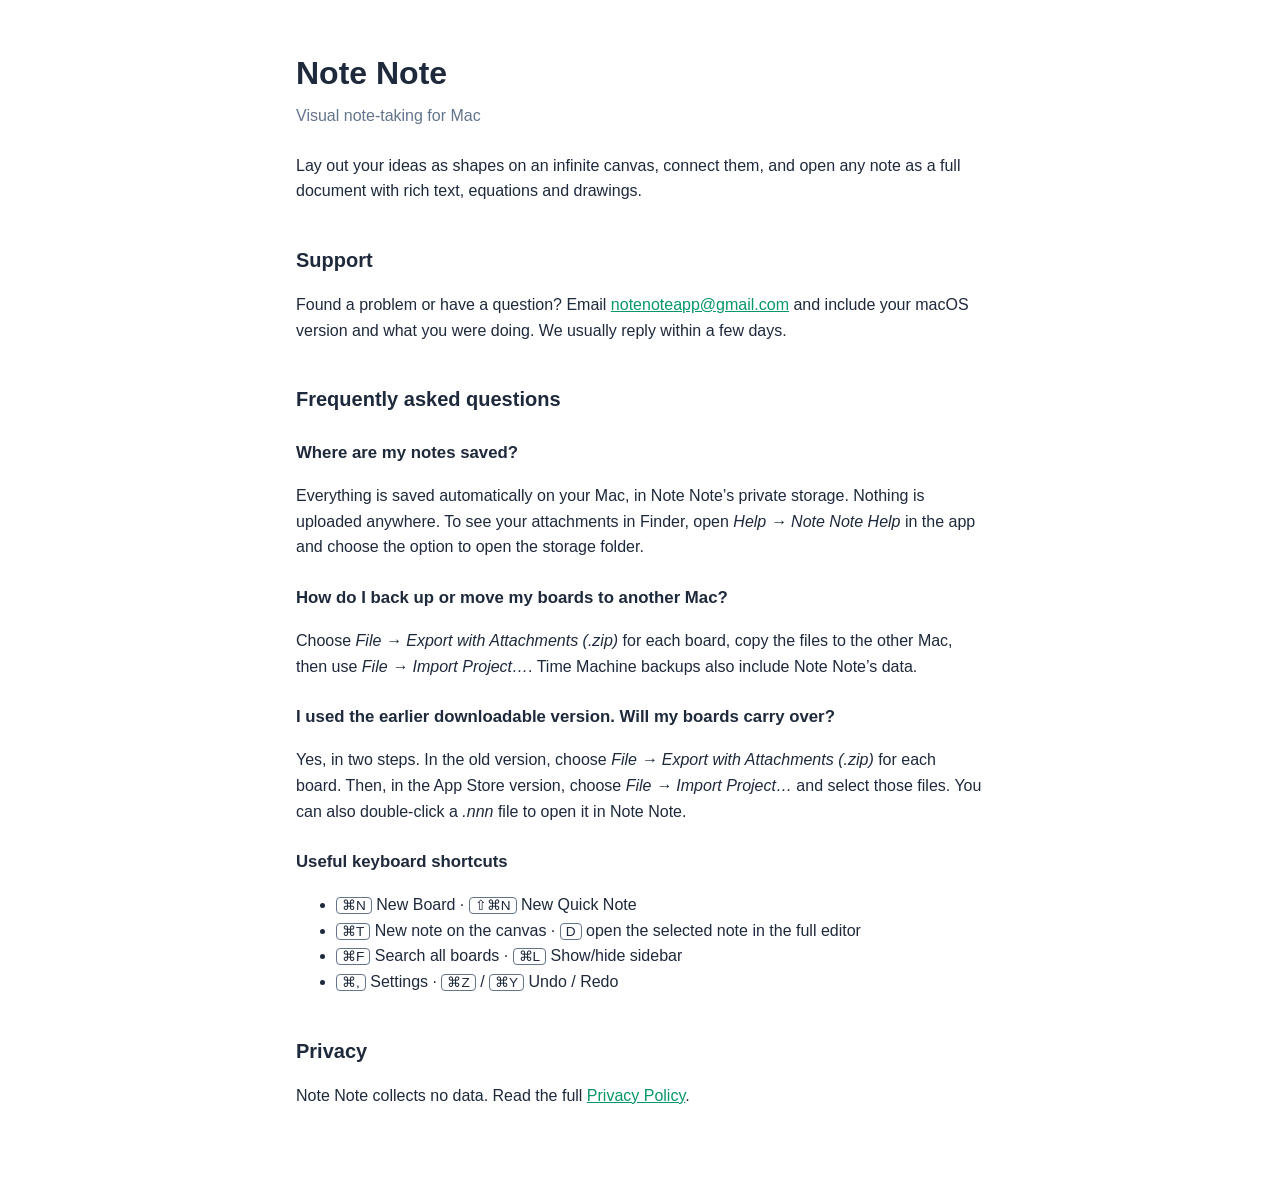
<file: index.html>
<!doctype html>
<html lang="en">
<head>
  <meta charset="utf-8">
  <meta name="viewport" content="width=device-width, initial-scale=1">
  <title>Note Note – Support</title>
  <meta name="description" content="Help and support for Note Note, the visual note-taking app for Mac.">
  <link rel="stylesheet" href="style.css">
</head>
<body>
  <main>
    <h1>Note Note</h1>
    <p class="meta">Visual note-taking for Mac</p>
    <p>Lay out your ideas as shapes on an infinite canvas, connect them, and open any note as a full document with rich text, equations and drawings.</p>

    <h2>Support</h2>
    <p>Found a problem or have a question? Email <a href="mailto:notenoteapp@gmail.com">notenoteapp@gmail.com</a> and include your macOS version and what you were doing. We usually reply within a few days.</p>

    <h2>Frequently asked questions</h2>

    <h3>Where are my notes saved?</h3>
    <p>Everything is saved automatically on your Mac, in Note Note’s private storage. Nothing is uploaded anywhere. To see your attachments in Finder, open <em>Help → Note Note Help</em> in the app and choose the option to open the storage folder.</p>

    <h3>How do I back up or move my boards to another Mac?</h3>
    <p>Choose <em>File → Export with Attachments (.zip)</em> for each board, copy the files to the other Mac, then use <em>File → Import Project…</em>. Time Machine backups also include Note Note’s data.</p>

    <h3>I used the earlier downloadable version. Will my boards carry over?</h3>
    <p>Yes, in two steps. In the old version, choose <em>File → Export with Attachments (.zip)</em> for each board. Then, in the App Store version, choose <em>File → Import Project…</em> and select those files. You can also double-click a <em>.nnn</em> file to open it in Note Note.</p>

    <h3>Useful keyboard shortcuts</h3>
    <ul>
      <li><kbd>⌘N</kbd> New Board · <kbd>⇧⌘N</kbd> New Quick Note</li>
      <li><kbd>⌘T</kbd> New note on the canvas · <kbd>D</kbd> open the selected note in the full editor</li>
      <li><kbd>⌘F</kbd> Search all boards · <kbd>⌘L</kbd> Show/hide sidebar</li>
      <li><kbd>⌘,</kbd> Settings · <kbd>⌘Z</kbd> / <kbd>⌘Y</kbd> Undo / Redo</li>
    </ul>

    <h2>Privacy</h2>
    <p>Note Note collects no data. Read the full <a href="privacy.html">Privacy Policy</a>.</p>
  </main>
</body>
</html>
</file>
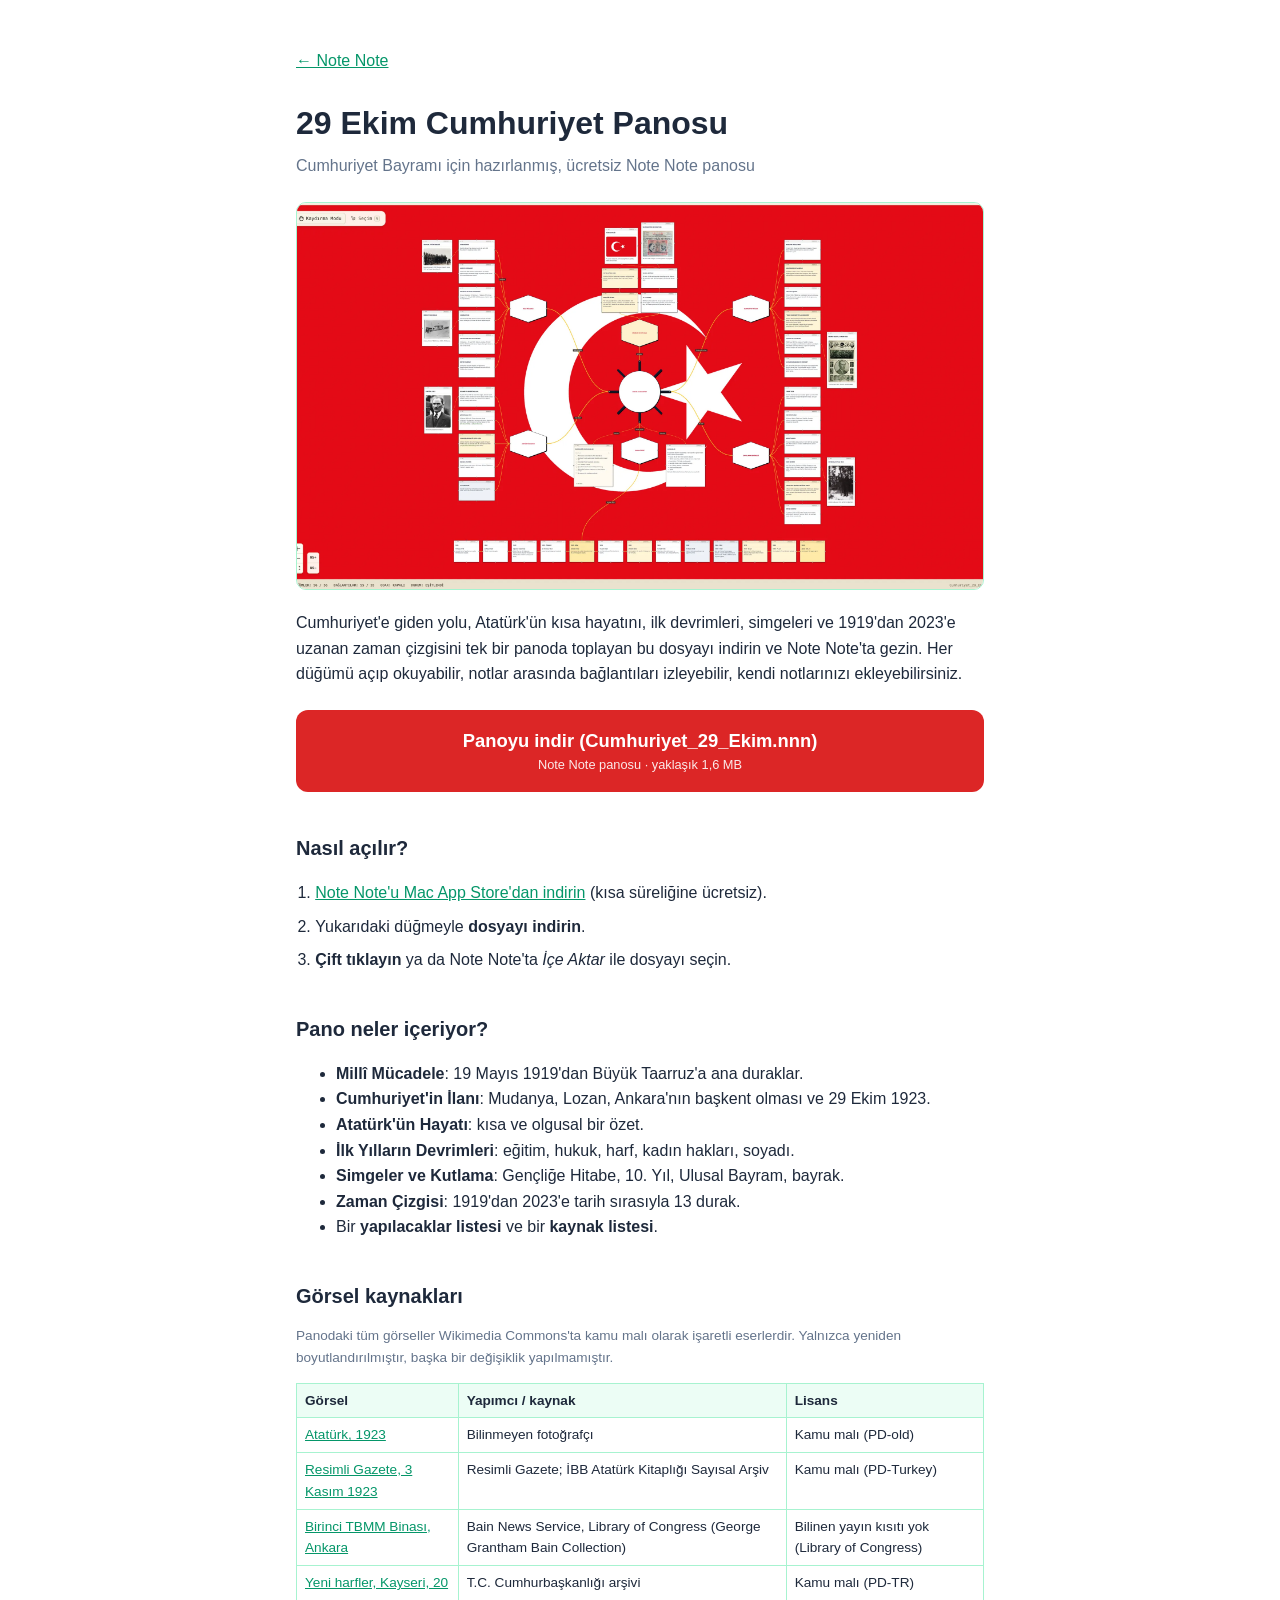
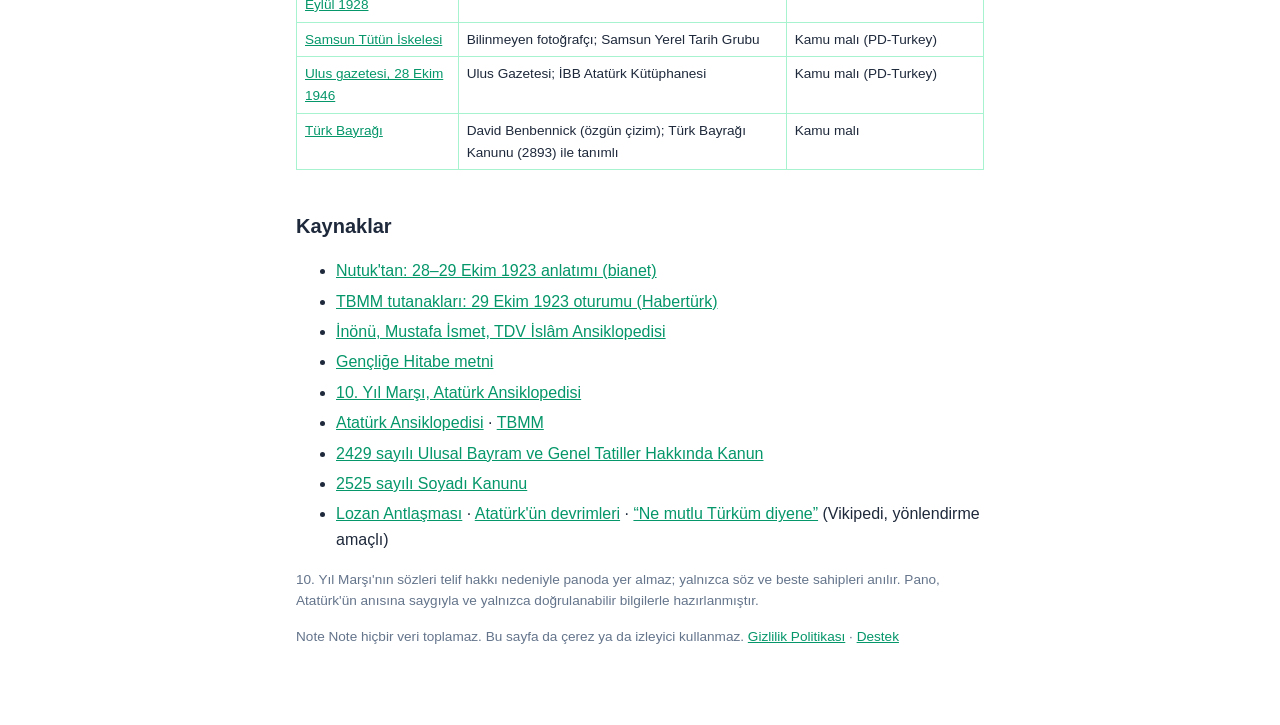
<file: 29-ekim/index.html>
<!doctype html>
<html lang="tr">
<head>
  <meta charset="utf-8">
  <meta name="viewport" content="width=device-width, initial-scale=1">
  <title>29 Ekim Cumhuriyet Panosu · Note Note</title>
  <meta name="description" content="Cumhuriyet'in yolunu, Atatürk'ün kısa hayatını, ilk devrimleri ve simgeleri bir arada gösteren, Note Note için hazırlanmış ücretsiz pano.">
  <link rel="stylesheet" href="../style.css">
  <style>
    .hero { width: 100%; height: auto; border: 1px solid var(--border); border-radius: 10px; display: block; margin: 0 0 1.25em; }
    .btn { display: block; text-align: center; background: #dc2626; color: #fff; text-decoration: none; font-weight: 600;
           font-size: 1.15rem; padding: 16px 20px; border-radius: 12px; margin: 1.25em 0 .5em; }
    .btn:hover, .btn:focus { background: #b91c1c; }
    .btn small { display: block; font-weight: 400; font-size: .8rem; opacity: .9; }
    ol.steps { padding-left: 1.2em; } ol.steps li { margin: .5em 0; }
    table { border-collapse: collapse; width: 100%; font-size: .85rem; display: block; overflow-x: auto; }
    th, td { border: 1px solid var(--border); padding: 6px 8px; text-align: left; vertical-align: top; }
    th { background: var(--box); }
    ul.src li { margin: .3em 0; word-break: break-word; }
    .note { font-size: .85rem; color: var(--muted); }
  </style>
</head>
<body>
  <main>
    <p class="back"><a href="../">&larr; Note Note</a></p>
    <h1>29 Ekim Cumhuriyet Panosu</h1>
    <p class="meta">Cumhuriyet Bayramı için hazırlanmış, ücretsiz Note Note panosu</p>

    <img class="hero" src="pano-onizleme.webp" width="2400" height="1350"
         alt="Note Note'ta açılmış 29 Ekim Cumhuriyet Panosu: ortada 29 Ekim · Cumhuriyet, çevresinde altı dal">

    <p>Cumhuriyet'e giden yolu, Atatürk'ün kısa hayatını, ilk devrimleri, simgeleri ve 1919'dan 2023'e uzanan zaman çizgisini tek bir panoda toplayan bu dosyayı indirin ve Note Note'ta gezin. Her düğümü açıp okuyabilir, notlar arasında bağlantıları izleyebilir, kendi notlarınızı ekleyebilirsiniz.</p>

    <a class="btn" href="Cumhuriyet_29_Ekim.nnn" download="Cumhuriyet_29_Ekim.nnn">Panoyu indir (Cumhuriyet_29_Ekim.nnn)<small>Note Note panosu · yaklaşık 1,6 MB</small></a>

    <h2>Nasıl açılır?</h2>
    <ol class="steps">
      <li><a href="https://apps.apple.com/tr/app/note-note-mind-map-notes/id6822683992?mt=12">Note Note'u Mac App Store'dan indirin</a> (kısa süreliğine ücretsiz).</li>
      <li>Yukarıdaki düğmeyle <strong>dosyayı indirin</strong>.</li>
      <li><strong>Çift tıklayın</strong> ya da Note Note'ta <em>İçe Aktar</em> ile dosyayı seçin.</li>
    </ol>

    <h2>Pano neler içeriyor?</h2>
    <ul>
      <li><strong>Millî Mücadele</strong>: 19 Mayıs 1919'dan Büyük Taarruz'a ana duraklar.</li>
      <li><strong>Cumhuriyet'in İlanı</strong>: Mudanya, Lozan, Ankara'nın başkent olması ve 29 Ekim 1923.</li>
      <li><strong>Atatürk'ün Hayatı</strong>: kısa ve olgusal bir özet.</li>
      <li><strong>İlk Yılların Devrimleri</strong>: eğitim, hukuk, harf, kadın hakları, soyadı.</li>
      <li><strong>Simgeler ve Kutlama</strong>: Gençliğe Hitabe, 10. Yıl, Ulusal Bayram, bayrak.</li>
      <li><strong>Zaman Çizgisi</strong>: 1919'dan 2023'e tarih sırasıyla 13 durak.</li>
      <li>Bir <strong>yapılacaklar listesi</strong> ve bir <strong>kaynak listesi</strong>.</li>
    </ul>

    <h2>Görsel kaynakları</h2>
    <p class="note">Panodaki tüm görseller Wikimedia Commons'ta kamu malı olarak işaretli eserlerdir. Yalnızca yeniden boyutlandırılmıştır, başka bir değişiklik yapılmamıştır.</p>
    <table>
      <thead><tr><th>Görsel</th><th>Yapımcı / kaynak</th><th>Lisans</th></tr></thead>
      <tbody>
        <tr><td><a href="https://commons.wikimedia.org/wiki/File:Ataturk_in_1923.jpg">Atatürk, 1923</a></td><td>Bilinmeyen fotoğrafçı</td><td>Kamu malı (PD-old)</td></tr>
        <tr><td><a href="https://commons.wikimedia.org/wiki/File:1923_11_03_Resimli_Gazete_Cumhuriyetin_Ilani.jpg">Resimli Gazete, 3 Kasım 1923</a></td><td>Resimli Gazete; İBB Atatürk Kitaplığı Sayısal Arşiv</td><td>Kamu malı (PD-Turkey)</td></tr>
        <tr><td><a href="https://commons.wikimedia.org/wiki/File:TGNA_circa_1920.jpg">Birinci TBMM Binası, Ankara</a></td><td>Bain News Service, Library of Congress (George Grantham Bain Collection)</td><td>Bilinen yayın kısıtı yok (Library of Congress)</td></tr>
        <tr><td><a href="https://commons.wikimedia.org/wiki/File:Mustafa_Kemal_harf_devriminde.jpg">Yeni harfler, Kayseri, 20 Eylül 1928</a></td><td>T.C. Cumhurbaşkanlığı arşivi</td><td>Kamu malı (PD-TR)</td></tr>
        <tr><td><a href="https://commons.wikimedia.org/wiki/File:Mustafa_Kemal%27in_Samsun_ziyareti.jpg">Samsun Tütün İskelesi</a></td><td>Bilinmeyen fotoğrafçı; Samsun Yerel Tarih Grubu</td><td>Kamu malı (PD-Turkey)</td></tr>
        <tr><td><a href="https://commons.wikimedia.org/wiki/File:1946_10_28_Ulus_Cumhuriyet_Bayrami.jpg">Ulus gazetesi, 28 Ekim 1946</a></td><td>Ulus Gazetesi; İBB Atatürk Kütüphanesi</td><td>Kamu malı (PD-Turkey)</td></tr>
        <tr><td><a href="https://commons.wikimedia.org/wiki/File:Flag_of_Turkey.svg">Türk Bayrağı</a></td><td>David Benbennick (özgün çizim); Türk Bayrağı Kanunu (2893) ile tanımlı</td><td>Kamu malı</td></tr>
      </tbody>
    </table>

    <h2>Kaynaklar</h2>
    <ul class="src">
      <li><a href="https://bianet.org/haber/yarin-cumhuriyet-ilan-edecegiz-110515">Nutuk'tan: 28–29 Ekim 1923 anlatımı (bianet)</a></li>
      <li><a href="https://www.haberturk.com/cumhuriyetin-ilan-edildigi-birlesimde-mebuslarin-konusmalari-tbmm-tutanaklarinda-3632530">TBMM tutanakları: 29 Ekim 1923 oturumu (Habertürk)</a></li>
      <li><a href="https://islamansiklopedisi.org.tr/inonu-mustafa-ismet">İnönü, Mustafa İsmet, TDV İslâm Ansiklopedisi</a></li>
      <li><a href="https://ataturksociety.org/?p=12166">Gençliğe Hitabe metni</a></li>
      <li><a href="https://ataturkansiklopedisi.gov.tr/bilgi/10-yil-marsi/">10. Yıl Marşı, Atatürk Ansiklopedisi</a></li>
      <li><a href="https://ataturkansiklopedisi.gov.tr/">Atatürk Ansiklopedisi</a> · <a href="https://www.tbmm.gov.tr/">TBMM</a></li>
      <li><a href="https://alomaliye.com/2000/03/19/ulusal-bayram-ve-genel-tatiller-hakkinda-kanun-2429-sayili-kanun/">2429 sayılı Ulusal Bayram ve Genel Tatiller Hakkında Kanun</a></li>
      <li><a href="https://www.alomaliye.com/1934/07/02/2525-sayili-kanun-soyadi-kanunu/amp/">2525 sayılı Soyadı Kanunu</a></li>
      <li><a href="https://en.wikipedia.org/wiki/Treaty_of_Lausanne">Lozan Antlaşması</a> · <a href="https://en.wikipedia.org/wiki/Atat%C3%BCrk%27s_Reforms">Atatürk'ün devrimleri</a> · <a href="https://en.wikipedia.org/wiki/How_happy_is_the_one_who_says_I_am_a_Turk">“Ne mutlu Türküm diyene”</a> (Vikipedi, yönlendirme amaçlı)</li>
    </ul>
    <p class="note">10. Yıl Marşı'nın sözleri telif hakkı nedeniyle panoda yer almaz; yalnızca söz ve beste sahipleri anılır. Pano, Atatürk'ün anısına saygıyla ve yalnızca doğrulanabilir bilgilerle hazırlanmıştır.</p>

    <p class="note">Note Note hiçbir veri toplamaz. Bu sayfa da çerez ya da izleyici kullanmaz. <a href="../privacy.html">Gizlilik Politikası</a> · <a href="../">Destek</a></p>
  </main>
</body>
</html>
</file>
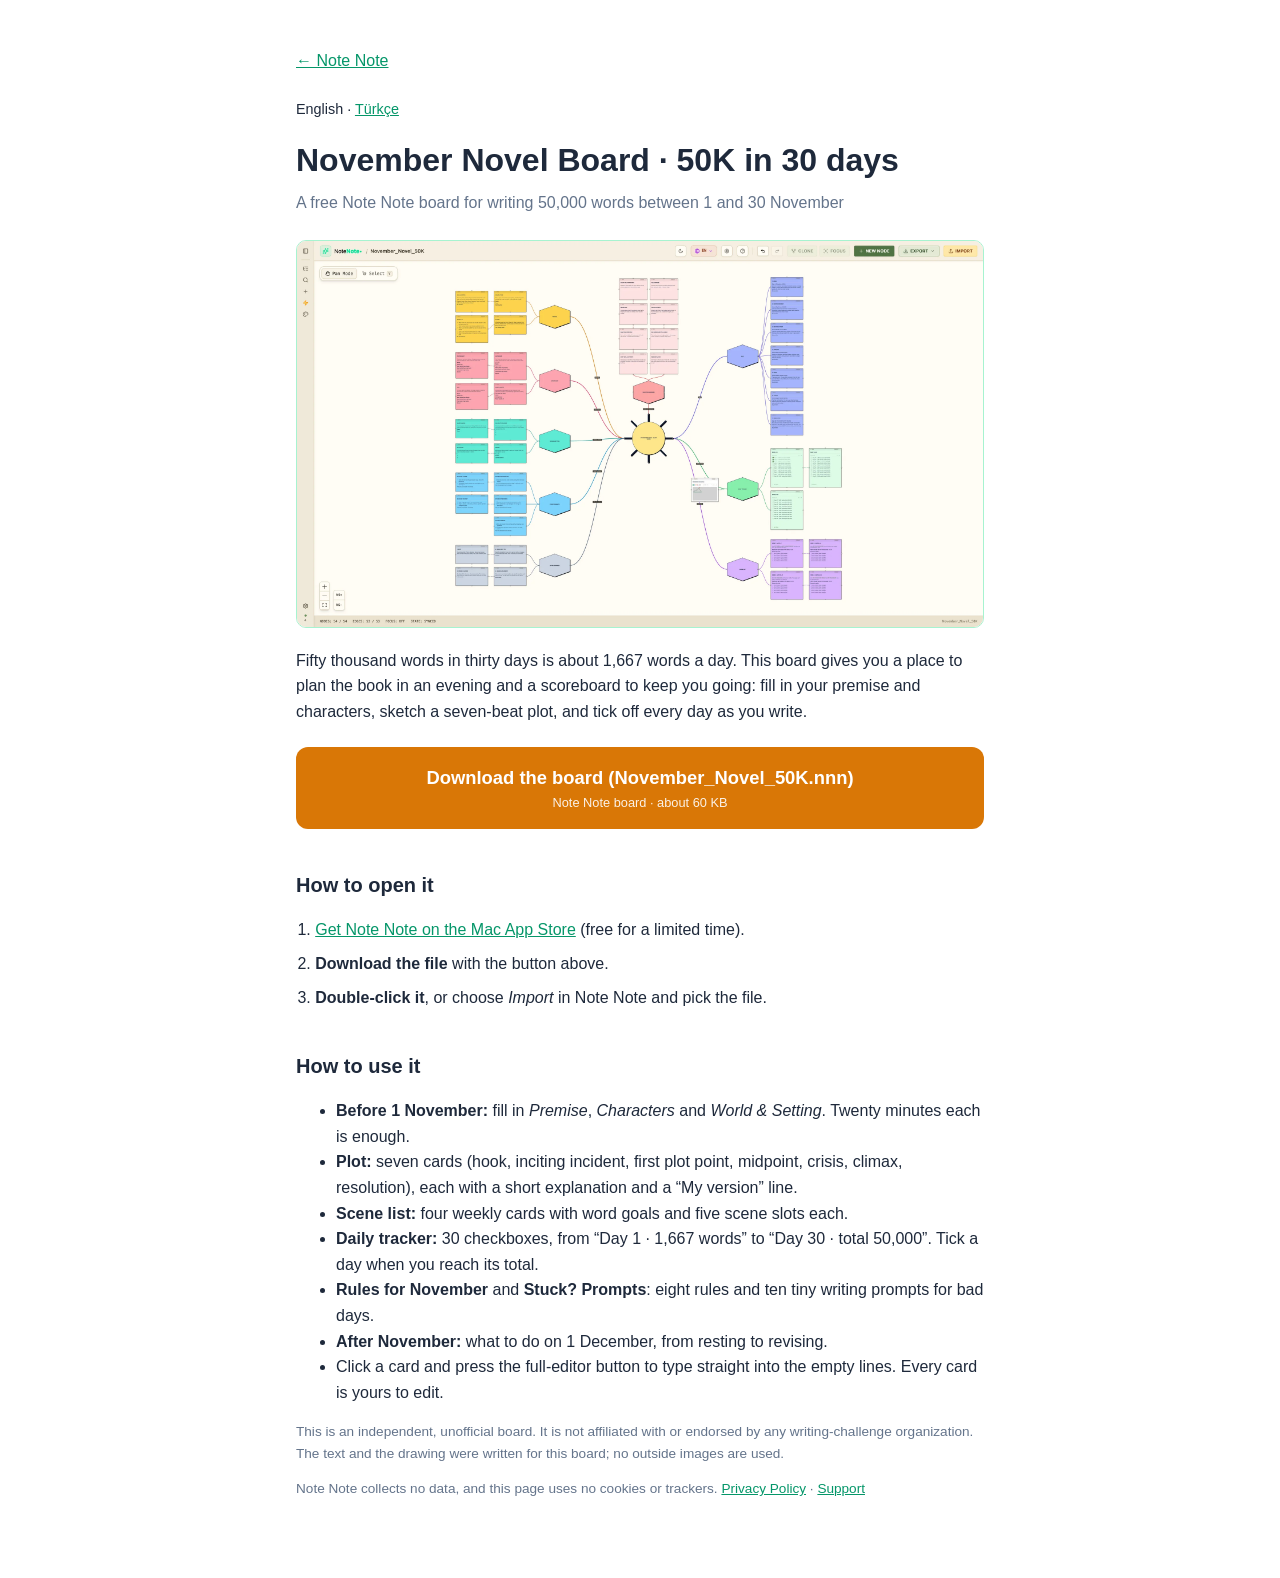
<file: 50k/index.html>
<!doctype html>
<html lang="en">
<head>
  <meta charset="utf-8">
  <meta name="viewport" content="width=device-width, initial-scale=1">
  <title>November Novel Board · 50K in 30 days · Note Note</title>
  <meta name="description" content="A free Note Note board to plan and track a 50,000-word novel in 30 days: premise, characters, world, a 7-beat plot, a 30-day word tracker, rules and unstuck prompts.">
  <link rel="alternate" hreflang="tr" href="tr/">
  <link rel="stylesheet" href="../style.css">
  <style>
    .hero { width: 100%; height: auto; border: 1px solid var(--border); border-radius: 10px; display: block; margin: 0 0 1.25em; }
    .btn { display: block; text-align: center; background: #d97706; color: #fff; text-decoration: none; font-weight: 600;
           font-size: 1.15rem; padding: 16px 20px; border-radius: 12px; margin: 1.25em 0 .5em; }
    .btn:hover, .btn:focus { background: #b45309; }
    .btn small { display: block; font-weight: 400; font-size: .8rem; opacity: .9; }
    ol.steps { padding-left: 1.2em; } ol.steps li { margin: .5em 0; }
    .note { font-size: .85rem; color: var(--muted); }
    .lang { font-size: .9rem; margin: 0 0 1em; }
  </style>
</head>
<body>
  <main>
    <p class="back"><a href="../">&larr; Note Note</a></p>
    <p class="lang">English &middot; <a href="tr/" hreflang="tr">Türkçe</a></p>
    <h1>November Novel Board · 50K in 30 days</h1>
    <p class="meta">A free Note Note board for writing 50,000 words between 1 and 30 November</p>

    <img class="hero" src="pano-onizleme.webp" width="2400" height="1350"
         alt="The November Novel Board open in Note Note: a sun at the center with branches for premise, characters, world, plot, scenes, a daily tracker, rules, unstuck prompts and what to do after November">

    <p>Fifty thousand words in thirty days is about 1,667 words a day. This board gives you a place to plan the book in an evening and a scoreboard to keep you going: fill in your premise and characters, sketch a seven-beat plot, and tick off every day as you write.</p>

    <a class="btn" href="November_Novel_50K.nnn" download="November_Novel_50K.nnn">Download the board (November_Novel_50K.nnn)<small>Note Note board &middot; about 60 KB</small></a>

    <h2>How to open it</h2>
    <ol class="steps">
      <li><a href="https://apps.apple.com/app/id6822683992">Get Note Note on the Mac App Store</a> (free for a limited time).</li>
      <li><strong>Download the file</strong> with the button above.</li>
      <li><strong>Double-click it</strong>, or choose <em>Import</em> in Note Note and pick the file.</li>
    </ol>

    <h2>How to use it</h2>
    <ul>
      <li><strong>Before 1 November:</strong> fill in <em>Premise</em>, <em>Characters</em> and <em>World &amp; Setting</em>. Twenty minutes each is enough.</li>
      <li><strong>Plot:</strong> seven cards (hook, inciting incident, first plot point, midpoint, crisis, climax, resolution), each with a short explanation and a &ldquo;My version&rdquo; line.</li>
      <li><strong>Scene list:</strong> four weekly cards with word goals and five scene slots each.</li>
      <li><strong>Daily tracker:</strong> 30 checkboxes, from &ldquo;Day 1 &middot; 1,667 words&rdquo; to &ldquo;Day 30 &middot; total 50,000&rdquo;. Tick a day when you reach its total.</li>
      <li><strong>Rules for November</strong> and <strong>Stuck? Prompts</strong>: eight rules and ten tiny writing prompts for bad days.</li>
      <li><strong>After November:</strong> what to do on 1 December, from resting to revising.</li>
      <li>Click a card and press the full-editor button to type straight into the empty lines. Every card is yours to edit.</li>
    </ul>

    <p class="note">This is an independent, unofficial board. It is not affiliated with or endorsed by any writing-challenge organization. The text and the drawing were written for this board; no outside images are used.</p>
    <p class="note">Note Note collects no data, and this page uses no cookies or trackers. <a href="../privacy.html">Privacy Policy</a> &middot; <a href="../">Support</a></p>
  </main>
</body>
</html>
</file>
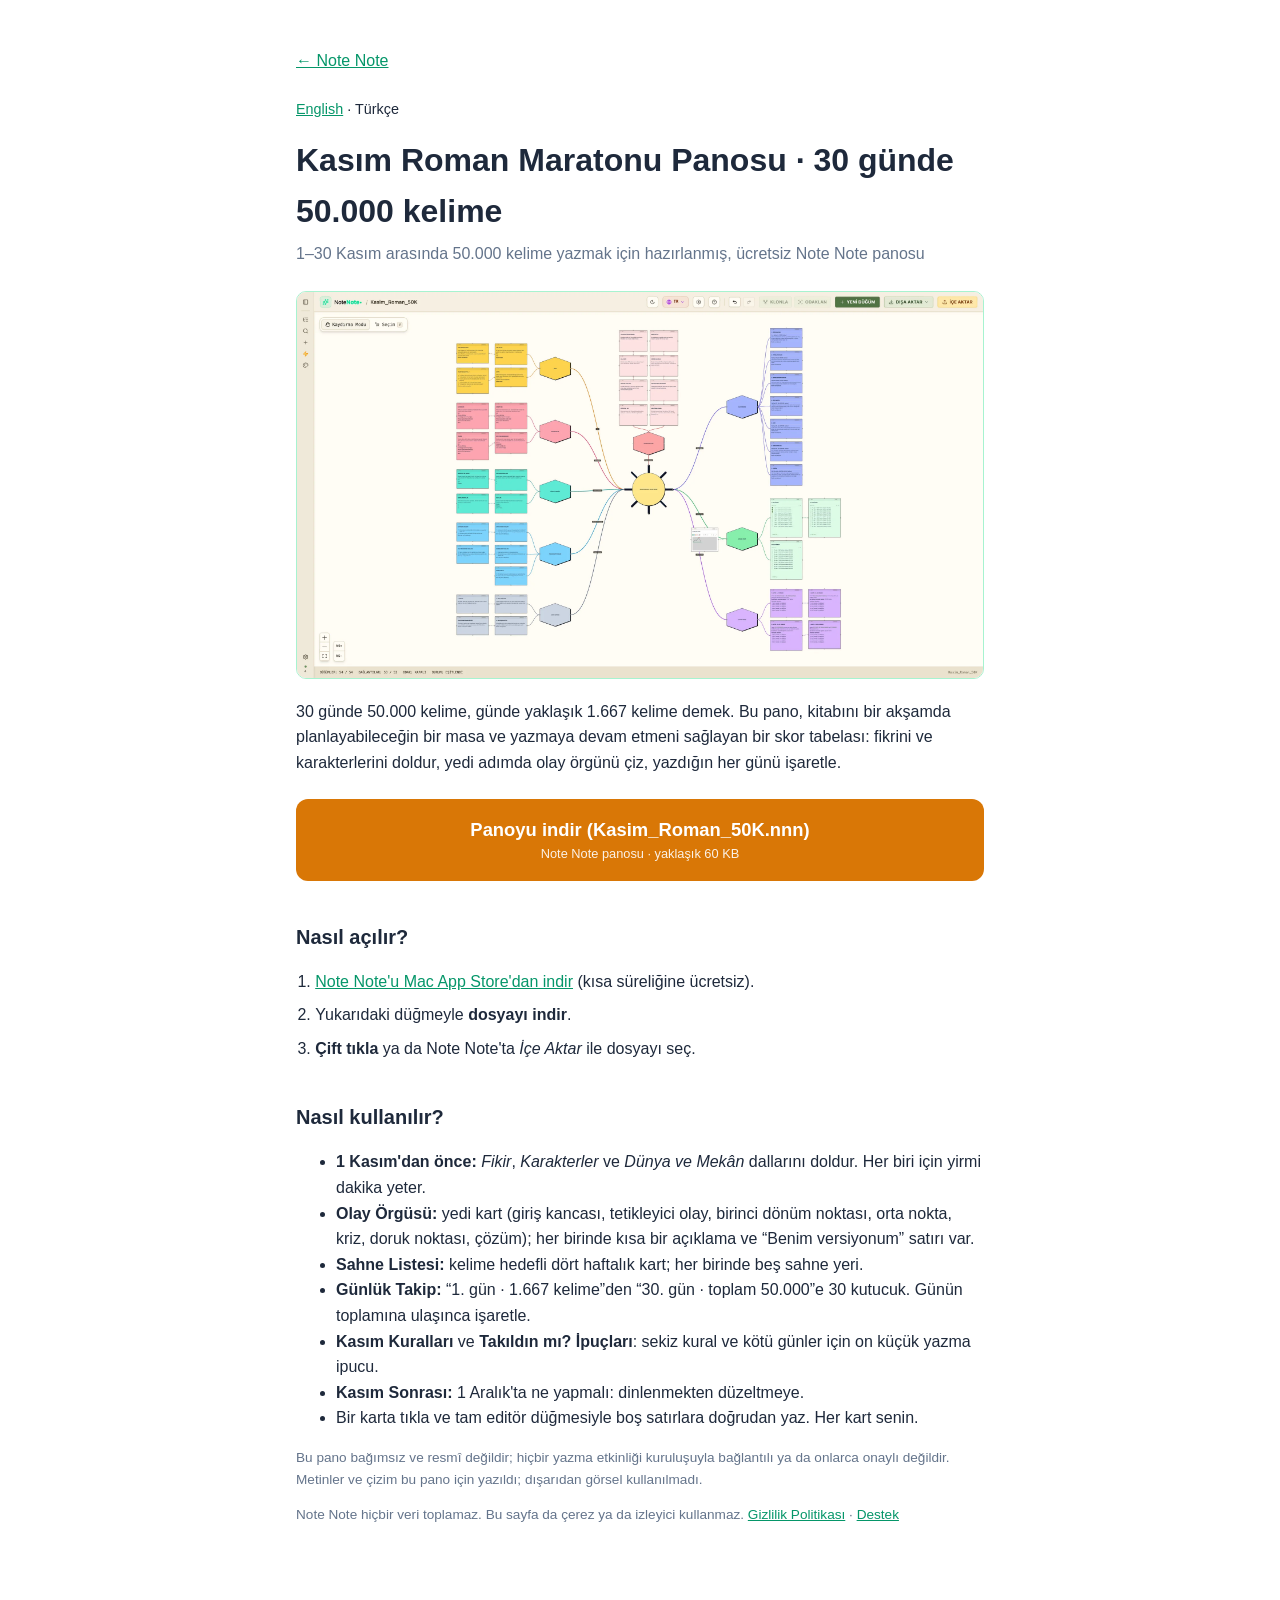
<file: 50k/tr/index.html>
<!doctype html>
<html lang="tr">
<head>
  <meta charset="utf-8">
  <meta name="viewport" content="width=device-width, initial-scale=1">
  <title>Kasım Roman Maratonu Panosu · 30 günde 50.000 kelime · Note Note</title>
  <meta name="description" content="30 günde 50.000 kelimelik bir roman yazmak için ücretsiz Note Note panosu: fikir, karakterler, dünya, 7 adımlı olay örgüsü, 30 günlük kelime takibi, kurallar ve takılınca ipuçları.">
  <link rel="alternate" hreflang="en" href="../">
  <link rel="stylesheet" href="../../style.css">
  <style>
    .hero { width: 100%; height: auto; border: 1px solid var(--border); border-radius: 10px; display: block; margin: 0 0 1.25em; }
    .btn { display: block; text-align: center; background: #d97706; color: #fff; text-decoration: none; font-weight: 600;
           font-size: 1.15rem; padding: 16px 20px; border-radius: 12px; margin: 1.25em 0 .5em; }
    .btn:hover, .btn:focus { background: #b45309; }
    .btn small { display: block; font-weight: 400; font-size: .8rem; opacity: .9; }
    ol.steps { padding-left: 1.2em; } ol.steps li { margin: .5em 0; }
    .note { font-size: .85rem; color: var(--muted); }
    .lang { font-size: .9rem; margin: 0 0 1em; }
  </style>
</head>
<body>
  <main>
    <p class="back"><a href="../../">&larr; Note Note</a></p>
    <p class="lang"><a href="../" hreflang="en">English</a> &middot; Türkçe</p>
    <h1>Kasım Roman Maratonu Panosu · 30 günde 50.000 kelime</h1>
    <p class="meta">1–30 Kasım arasında 50.000 kelime yazmak için hazırlanmış, ücretsiz Note Note panosu</p>

    <img class="hero" src="pano-onizleme.webp" width="2400" height="1350"
         alt="Note Note'ta açılmış Kasım Roman Maratonu panosu: ortada bir güneş, çevresinde fikir, karakterler, dünya, olay örgüsü, sahneler, günlük takip, kurallar, takılınca ipuçları ve Kasım sonrası dalları">

    <p>30 günde 50.000 kelime, günde yaklaşık 1.667 kelime demek. Bu pano, kitabını bir akşamda planlayabileceğin bir masa ve yazmaya devam etmeni sağlayan bir skor tabelası: fikrini ve karakterlerini doldur, yedi adımda olay örgünü çiz, yazdığın her günü işaretle.</p>

    <a class="btn" href="Kasim_Roman_50K.nnn" download="Kasim_Roman_50K.nnn">Panoyu indir (Kasim_Roman_50K.nnn)<small>Note Note panosu &middot; yaklaşık 60 KB</small></a>

    <h2>Nasıl açılır?</h2>
    <ol class="steps">
      <li><a href="https://apps.apple.com/tr/app/note-note-mind-map-notes/id6822683992?mt=12">Note Note'u Mac App Store'dan indir</a> (kısa süreliğine ücretsiz).</li>
      <li>Yukarıdaki düğmeyle <strong>dosyayı indir</strong>.</li>
      <li><strong>Çift tıkla</strong> ya da Note Note'ta <em>İçe Aktar</em> ile dosyayı seç.</li>
    </ol>

    <h2>Nasıl kullanılır?</h2>
    <ul>
      <li><strong>1 Kasım'dan önce:</strong> <em>Fikir</em>, <em>Karakterler</em> ve <em>Dünya ve Mekân</em> dallarını doldur. Her biri için yirmi dakika yeter.</li>
      <li><strong>Olay Örgüsü:</strong> yedi kart (giriş kancası, tetikleyici olay, birinci dönüm noktası, orta nokta, kriz, doruk noktası, çözüm); her birinde kısa bir açıklama ve &ldquo;Benim versiyonum&rdquo; satırı var.</li>
      <li><strong>Sahne Listesi:</strong> kelime hedefli dört haftalık kart; her birinde beş sahne yeri.</li>
      <li><strong>Günlük Takip:</strong> &ldquo;1. gün &middot; 1.667 kelime&rdquo;den &ldquo;30. gün &middot; toplam 50.000&rdquo;e 30 kutucuk. Günün toplamına ulaşınca işaretle.</li>
      <li><strong>Kasım Kuralları</strong> ve <strong>Takıldın mı? İpuçları</strong>: sekiz kural ve kötü günler için on küçük yazma ipucu.</li>
      <li><strong>Kasım Sonrası:</strong> 1 Aralık'ta ne yapmalı: dinlenmekten düzeltmeye.</li>
      <li>Bir karta tıkla ve tam editör düğmesiyle boş satırlara doğrudan yaz. Her kart senin.</li>
    </ul>

    <p class="note">Bu pano bağımsız ve resmî değildir; hiçbir yazma etkinliği kuruluşuyla bağlantılı ya da onlarca onaylı değildir. Metinler ve çizim bu pano için yazıldı; dışarıdan görsel kullanılmadı.</p>
    <p class="note">Note Note hiçbir veri toplamaz. Bu sayfa da çerez ya da izleyici kullanmaz. <a href="../../privacy.html">Gizlilik Politikası</a> &middot; <a href="../../">Destek</a></p>
  </main>
</body>
</html>
</file>
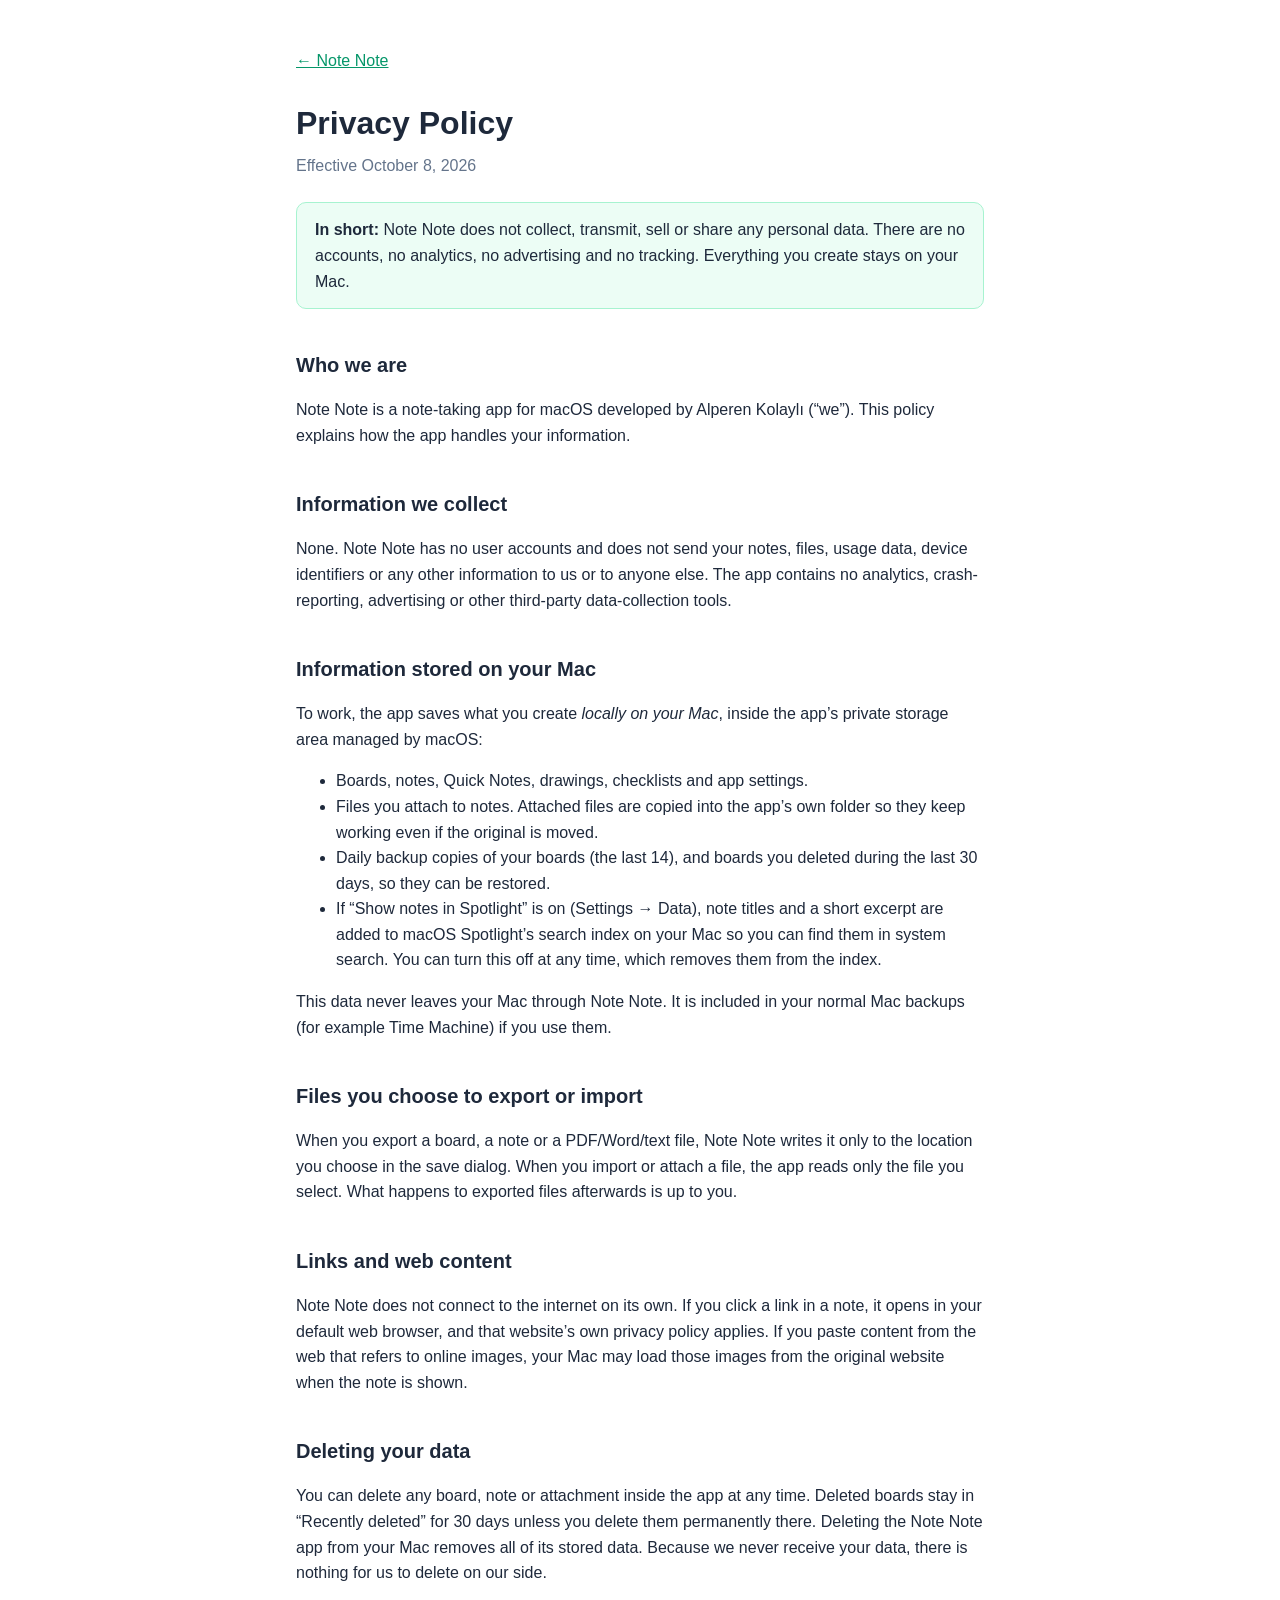
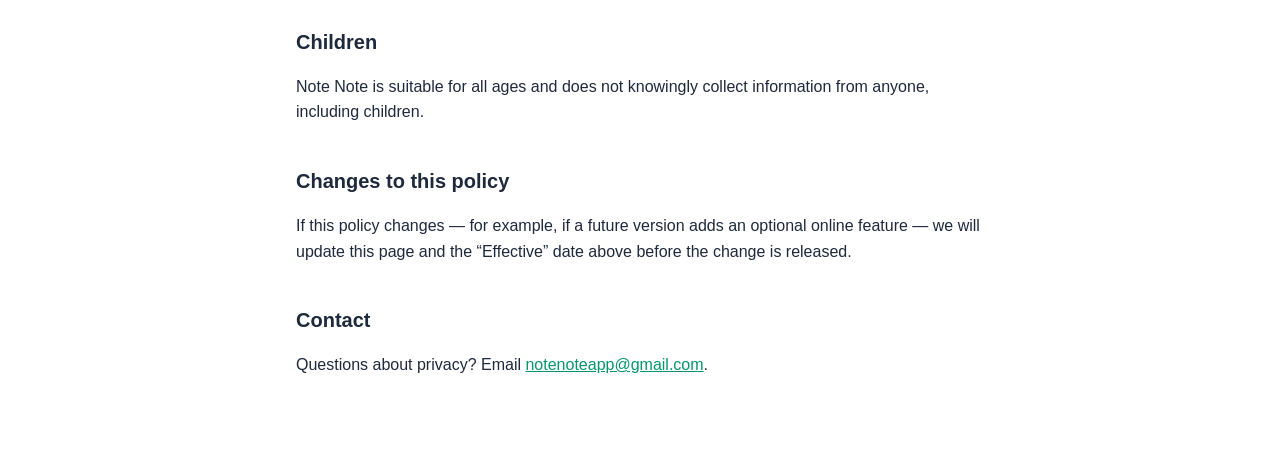
<file: privacy.html>
<!doctype html>
<html lang="en">
<head>
  <meta charset="utf-8">
  <meta name="viewport" content="width=device-width, initial-scale=1">
  <title>Privacy Policy – Note Note</title>
  <meta name="description" content="Note Note collects no personal data. Your notes stay on your Mac.">
  <link rel="stylesheet" href="style.css">
</head>
<body>
  <main>
    <p class="back"><a href="index.html">← Note Note</a></p>
    <h1>Privacy Policy</h1>
    <p class="meta">Effective October 8, 2026</p>

    <div class="summary">
      <strong>In short:</strong> Note Note does not collect, transmit, sell or share any personal data.
      There are no accounts, no analytics, no advertising and no tracking. Everything you create stays on your Mac.
    </div>

    <h2>Who we are</h2>
    <p>Note Note is a note-taking app for macOS developed by Alperen Kolaylı (“we”). This policy explains how the app handles your information.</p>

    <h2>Information we collect</h2>
    <p>None. Note Note has no user accounts and does not send your notes, files, usage data, device identifiers or any other information to us or to anyone else. The app contains no analytics, crash-reporting, advertising or other third-party data-collection tools.</p>

    <h2>Information stored on your Mac</h2>
    <p>To work, the app saves what you create <em>locally on your Mac</em>, inside the app’s private storage area managed by macOS:</p>
    <ul>
      <li>Boards, notes, Quick Notes, drawings, checklists and app settings.</li>
      <li>Files you attach to notes. Attached files are copied into the app’s own folder so they keep working even if the original is moved.</li>
      <li>Daily backup copies of your boards (the last 14), and boards you deleted during the last 30 days, so they can be restored.</li>
      <li>If “Show notes in Spotlight” is on (Settings → Data), note titles and a short excerpt are added to macOS Spotlight’s search index on your Mac so you can find them in system search. You can turn this off at any time, which removes them from the index.</li>
    </ul>
    <p>This data never leaves your Mac through Note Note. It is included in your normal Mac backups (for example Time Machine) if you use them.</p>

    <h2>Files you choose to export or import</h2>
    <p>When you export a board, a note or a PDF/Word/text file, Note Note writes it only to the location you choose in the save dialog. When you import or attach a file, the app reads only the file you select. What happens to exported files afterwards is up to you.</p>

    <h2>Links and web content</h2>
    <p>Note Note does not connect to the internet on its own. If you click a link in a note, it opens in your default web browser, and that website’s own privacy policy applies. If you paste content from the web that refers to online images, your Mac may load those images from the original website when the note is shown.</p>

    <h2>Deleting your data</h2>
    <p>You can delete any board, note or attachment inside the app at any time. Deleted boards stay in “Recently deleted” for 30 days unless you delete them permanently there. Deleting the Note Note app from your Mac removes all of its stored data. Because we never receive your data, there is nothing for us to delete on our side.</p>

    <h2>Children</h2>
    <p>Note Note is suitable for all ages and does not knowingly collect information from anyone, including children.</p>

    <h2>Changes to this policy</h2>
    <p>If this policy changes — for example, if a future version adds an optional online feature — we will update this page and the “Effective” date above before the change is released.</p>

    <h2>Contact</h2>
    <p>Questions about privacy? Email <a href="mailto:notenoteapp@gmail.com">notenoteapp@gmail.com</a>.</p>
  </main>
</body>
</html>
</file>
<file: style.css>
:root {
  --bg: #ffffff;
  --text: #1e293b;
  --muted: #64748b;
  --accent: #059669;
  --box: #ecfdf5;
  --border: #a7f3d0;
}
@media (prefers-color-scheme: dark) {
  :root {
    --bg: #0f172a;
    --text: #e2e8f0;
    --muted: #94a3b8;
    --accent: #34d399;
    --box: #052e22;
    --border: #065f46;
  }
}
* { box-sizing: border-box; }
body {
  margin: 0;
  background: var(--bg);
  color: var(--text);
  font: 16px/1.6 -apple-system, BlinkMacSystemFont, "Segoe UI", Helvetica, Arial, sans-serif;
}
main { max-width: 720px; margin: 0 auto; padding: 48px 16px 64px; }
h1 { font-size: 2rem; margin: 0 0 4px; }
h2 { font-size: 1.25rem; margin: 2em 0 0.5em; }
h3 { font-size: 1.05rem; margin: 1.5em 0 0.25em; }
a { color: var(--accent); }
.meta, .back { color: var(--muted); margin: 0 0 1.5em; }
.summary {
  background: var(--box);
  border: 1px solid var(--border);
  border-radius: 10px;
  padding: 14px 18px;
}
kbd {
  font: inherit;
  font-size: 0.85em;
  border: 1px solid var(--muted);
  border-radius: 4px;
  padding: 0 5px;
}
</file>
